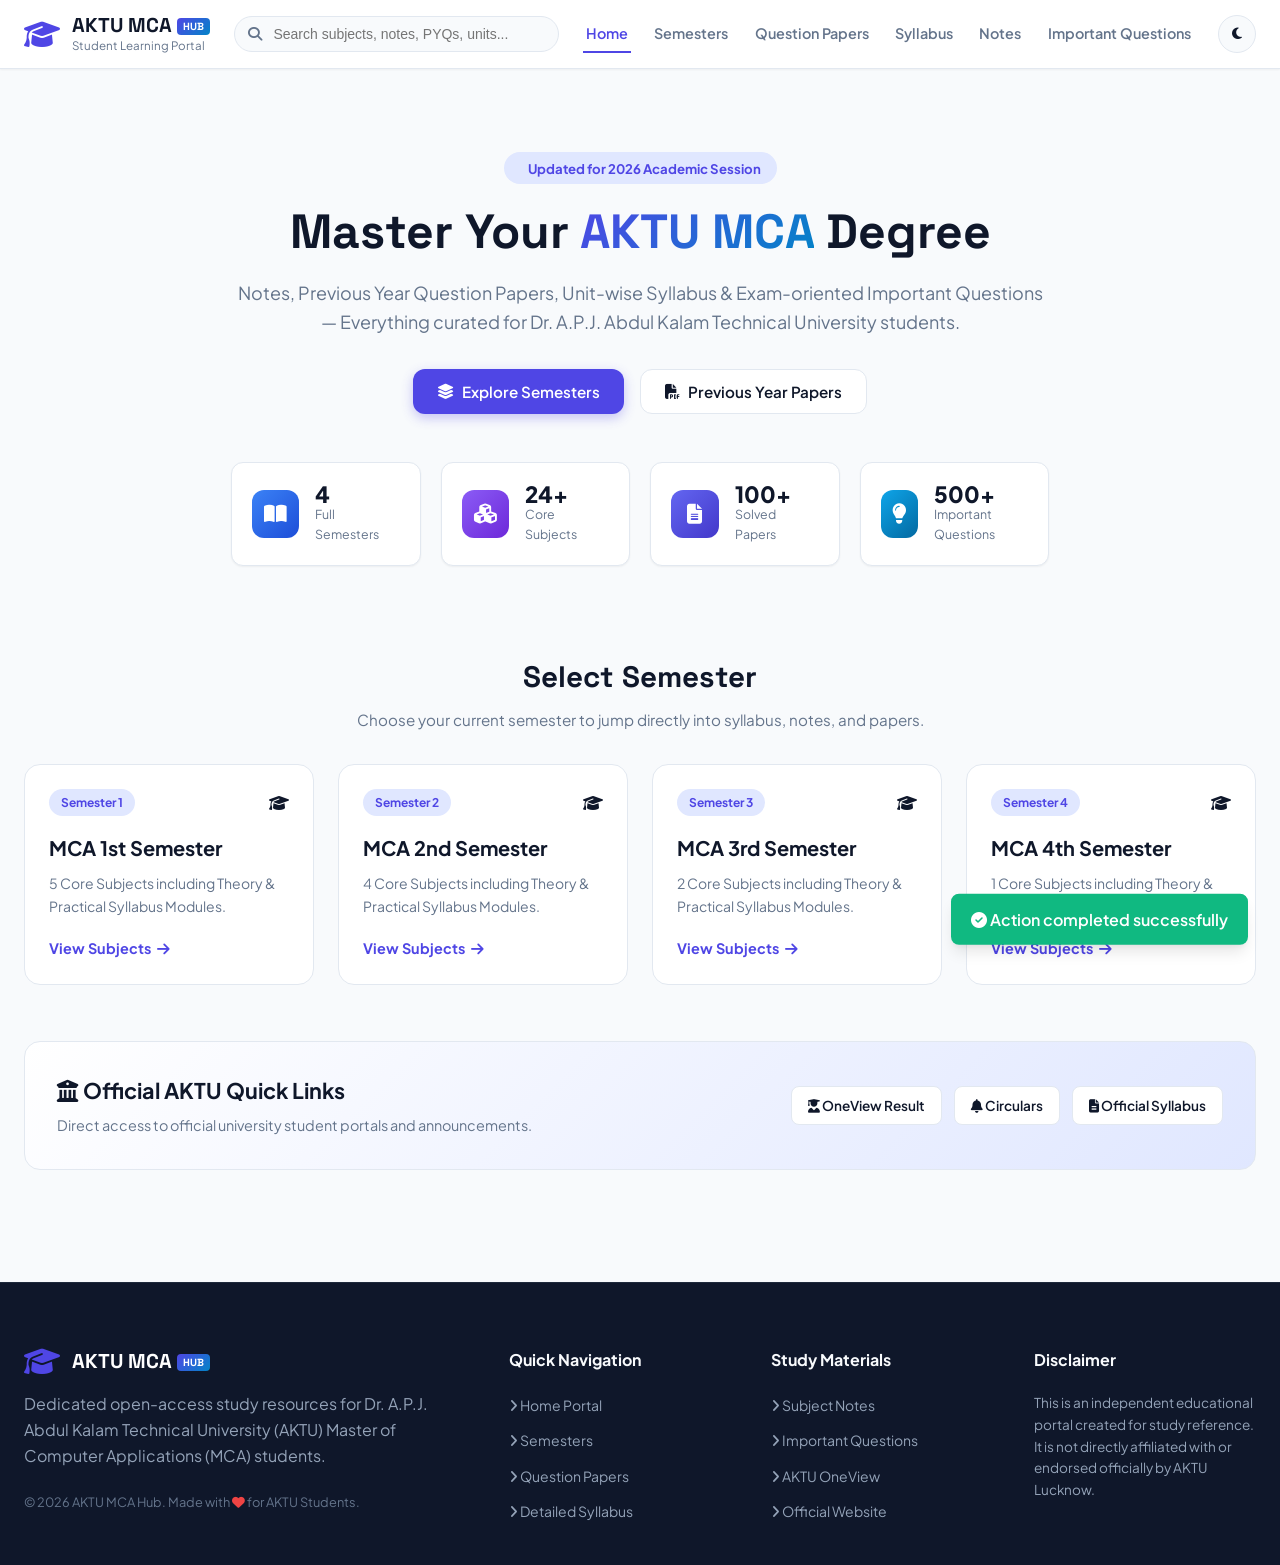
<file: index.html>
<!DOCTYPE html>
<html lang="en">
<head>
    <meta charset="UTF-8">
    <meta name="google-site-verification" content="Li4722QIAtyXwgl3oSzcyCF-zjgNYUG3w9aTmEnImBg" />
    <meta name="viewport" content="width=device-width, initial-scale=1.0">
    <title>AKTU MCA Hub | Notes, Syllabus, PYQs & Important Questions</title>
    <meta name="description" content="Ultimate educational portal for AKTU MCA students. Get semester syllabus, notes, previous year question papers, and important questions.">
    <!-- Google Fonts -->
    <link href="https://fonts.googleapis.com/css2?family=Plus+Jakarta+Sans:wght@400;500;600;700;800&family=Space+Grotesk:wght@600;700&display=swap" rel="stylesheet">
    <!-- FontAwesome Icons -->
    <link rel="stylesheet" href="https://cdnjs.cloudflare.com/ajax/libs/font-awesome/6.4.0/css/all.min.css">
    <!-- Custom Stylesheet -->
    <link rel="stylesheet" href="style.css">
</head>
<body>

    <!-- Header Navigation -->
    <header class="header">
        <div class="nav-container">
            <a href="#home" class="logo" onclick="switchTab('home')">
                <i class="fa-solid fa-graduation-cap logo-icon"></i>
                <div class="logo-text">
                    <span class="logo-title">AKTU MCA <span class="badge-tag">HUB</span></span>
                    <span class="logo-sub">Student Learning Portal</span>
                </div>
            </a>

            <!-- Search Bar in Header -->
            <div class="header-search">
                <i class="fa-solid fa-magnifying-glass search-icon"></i>
                <input type="text" id="globalSearchInput" placeholder="Search subjects, notes, PYQs, units..." onkeyup="handleGlobalSearch(event)">
                <div id="searchResults" class="search-dropdown"></div>
            </div>

            <nav class="nav-links" id="navLinks">
                <a href="#home" class="nav-link active" onclick="switchTab('home')">Home</a>
                <a href="#semesters" class="nav-link" onclick="switchTab('semesters')">Semesters</a>
                <a href="#papers" class="nav-link" onclick="switchTab('papers')">Question Papers</a>
                <a href="#syllabus" class="nav-link" onclick="switchTab('syllabus')">Syllabus</a>
                <a href="#notes" class="nav-link" onclick="switchTab('notes')">Notes</a>
                <a href="#important" class="nav-link" onclick="switchTab('important')">Important Questions</a>
            </nav>

            <div class="nav-actions">
                <button class="icon-btn" id="themeToggle" onclick="toggleTheme()" title="Toggle Dark/Light Mode">
                    <i class="fa-solid fa-moon"></i>
                </button>
                <button class="mobile-toggle" onclick="toggleMobileMenu()" aria-label="Toggle Navigation">
                    <i class="fa-solid fa-bars"></i>
                </button>
            </div>
        </div>
    </header>

    <!-- Main Content Container -->
    <main class="main-content">

        <!-- ================= HOME TAB ================= -->
        <section id="homeTab" class="tab-content active">
            <!-- Hero Section -->
            <div class="hero">
                <div class="hero-badge">
                    <i class="fa-solid fa-sparkles"></i> Updated for 2026 Academic Session
                </div>
                <h1 class="hero-title">
                    Master Your <span class="text-gradient">AKTU MCA</span> Degree
                </h1>
                <p class="hero-subtitle">
                    Notes, Previous Year Question Papers, Unit-wise Syllabus & Exam-oriented Important Questions — Everything curated for Dr. A.P.J. Abdul Kalam Technical University students.
                </p>
                <div class="hero-cta">
                    <button class="btn btn-primary" onclick="switchTab('semesters')">
                        <i class="fa-solid fa-layer-group"></i> Explore Semesters
                    </button>
                    <button class="btn btn-secondary" onclick="switchTab('papers')">
                        <i class="fa-solid fa-file-pdf"></i> Previous Year Papers
                    </button>
                </div>

                <!-- Stats Grid -->
                <div class="stats-grid">
                    <div class="stat-card">
                        <div class="stat-icon bg-blue"><i class="fa-solid fa-book-open"></i></div>
                        <div class="stat-info">
                            <span class="stat-num">4</span>
                            <span class="stat-label">Full Semesters</span>
                        </div>
                    </div>
                    <div class="stat-card">
                        <div class="stat-icon bg-purple"><i class="fa-solid fa-cubes"></i></div>
                        <div class="stat-info">
                            <span class="stat-num">24+</span>
                            <span class="stat-label">Core Subjects</span>
                        </div>
                    </div>
                    <div class="stat-card">
                        <div class="stat-icon bg-indigo"><i class="fa-solid fa-file-lines"></i></div>
                        <div class="stat-info">
                            <span class="stat-num">100+</span>
                            <span class="stat-label">Solved Papers</span>
                        </div>
                    </div>
                    <div class="stat-card">
                        <div class="stat-icon bg-sky"><i class="fa-solid fa-lightbulb"></i></div>
                        <div class="stat-info">
                            <span class="stat-num">500+</span>
                            <span class="stat-label">Important Questions</span>
                        </div>
                    </div>
                </div>
            </div>

            <!-- Quick Access Semesters -->
            <div class="section-container">
                <div class="section-header">
                    <h2>Select Semester</h2>
                    <p>Choose your current semester to jump directly into syllabus, notes, and papers.</p>
                </div>
                <div class="grid-4" id="homeSemesterCards"></div>
            </div>

            <!-- AKTU Quick Links Bar -->
            <div class="section-container">
                <div class="aktu-banner">
                    <div class="aktu-banner-content">
                        <h3><i class="fa-solid fa-building-columns"></i> Official AKTU Quick Links</h3>
                        <p>Direct access to official university student portals and announcements.</p>
                    </div>
                    <div class="aktu-links">
                        <a href="https://oneview.aktu.ac.in/" target="_blank" rel="noopener" class="aktu-link-btn"><i class="fa-solid fa-user-graduate"></i> OneView Result</a>
                        <a href="https://aktu.ac.in/circulars.html" target="_blank" rel="noopener" class="aktu-link-btn"><i class="fa-solid fa-bell"></i> Circulars</a>
                        <a href="https://aktu.ac.in/syllabus.html" target="_blank" rel="noopener" class="aktu-link-btn"><i class="fa-solid fa-file-lines"></i> Official Syllabus</a>
                    </div>
                </div>
            </div>
        </section>

        <!-- ================= SEMESTERS TAB ================= -->
        <section id="semestersTab" class="tab-content">
            <div class="page-header">
                <h1>AKTU MCA Semesters</h1>
                <p>Browse syllabus, notes, question papers, and important topics sorted by semester.</p>
            </div>

            <!-- Semester Tabs Navigation -->
            <div class="sem-pills-nav" id="semPillsNav">
                <button class="sem-pill active" onclick="filterSemesterTab(1)">MCA 1st Semester</button>
                <button class="sem-pill" onclick="filterSemesterTab(2)">MCA 2nd Semester</button>
                <button class="sem-pill" onclick="filterSemesterTab(3)">MCA 3rd Semester</button>
                <button class="sem-pill" onclick="filterSemesterTab(4)">MCA 4th Semester</button>
            </div>

            <div id="semesterSubjectsDisplay" class="grid-3 mt-8"></div>
        </section>

        <!-- ================= QUESTION PAPERS TAB ================= -->
        <section id="papersTab" class="tab-content">
            <div class="page-header">
                <h1>Previous Year Question Papers</h1>
                <p>Filter, view, and download AKTU MCA end-semester exam papers.</p>
            </div>

            <!-- Filters Bar -->
            <div class="filter-card">
                <div class="filter-grid">
                    <div class="filter-group">
                        <label for="paperSemFilter"><i class="fa-solid fa-filter"></i> Semester</label>
                        <select id="paperSemFilter" onchange="applyPaperFilters()">
                            <option value="all">All Semesters</option>
                            <option value="1">1st Semester</option>
                            <option value="2">2nd Semester</option>
                            <option value="3">3rd Semester</option>
                            <option value="4">4th Semester</option>
                        </select>
                    </div>
                    <div class="filter-group">
                        <label for="paperSubjectFilter"><i class="fa-solid fa-book"></i> Subject</label>
                        <select id="paperSubjectFilter" onchange="applyPaperFilters()">
                            <option value="all">All Subjects</option>
                        </select>
                    </div>
                    <div class="filter-group">
                        <label for="paperYearFilter"><i class="fa-solid fa-calendar"></i> Year</label>
                        <select id="paperYearFilter" onchange="applyPaperFilters()">
                            <option value="all">All Years</option>
                            <option value="2025-26">2025-26</option>
                            <option value="2024-25">2024-25</option>
                            <option value="2023-24">2023-24</option>
                            <option value="2022-23">2022-23</option>
                            <option value="2021-22">2021-22</option>
                        </select>
                    </div>
                    <div class="filter-group search-filter">
                        <label for="paperSearchInput"><i class="fa-solid fa-search"></i> Search Title</label>
                        <input type="text" id="paperSearchInput" placeholder="e.g. Data Structures..." oninput="applyPaperFilters()">
                    </div>
                </div>
            </div>

            <!-- Papers Table -->
            <div class="table-responsive mt-6">
                <table class="data-table">
                    <thead>
                        <tr>
                            <th>Academic Year</th>
                            <th>Subject Name</th>
                            <th>Semester</th>
                            <th>Subject Code</th>
                            <th>Actions</th>
                        </tr>
                    </thead>
                    <tbody id="papersTableBody">
                        <!-- Populated by JavaScript -->
                    </tbody>
                </table>
            </div>
        </section>

        <!-- ================= SYLLABUS TAB ================= -->
        <section id="syllabusTab" class="tab-content">
            <div class="page-header">
                <h1>Semester-Wise Detailed Syllabus</h1>
                <p>Complete 5-Unit breakdown of official AKTU MCA subjects.</p>
            </div>

            <div class="filter-card">
                <div class="filter-grid-2">
                    <div class="filter-group">
                        <label for="sylSemSelect"><i class="fa-solid fa-graduation-cap"></i> Choose Semester</label>
                        <select id="sylSemSelect" onchange="populateSyllabusSubjects()">
                            <option value="1">MCA 1st Semester</option>
                            <option value="2">MCA 2nd Semester</option>
                            <option value="3">MCA 3rd Semester</option>
                            <option value="4">MCA 4th Semester</option>
                        </select>
                    </div>
                    <div class="filter-group">
                        <label for="sylSubSelect"><i class="fa-solid fa-book-open"></i> Choose Subject</label>
                        <select id="sylSubSelect" onchange="renderSyllabusDetail()"></select>
                    </div>
                </div>
            </div>

            <div id="syllabusDetailContainer" class="mt-6"></div>
        </section>

        <!-- ================= NOTES TAB ================= -->
        <section id="notesTab" class="tab-content">
            <div class="page-header">
                <h1>Subject-Wise Study Notes</h1>
                <p>Comprehensive unit notes, key formulas, and topic-wise revision modules.</p>
            </div>

            <div class="notes-wrapper">
                <!-- Sidebar Subject List -->
                <div class="notes-sidebar">
                    <h3 class="sidebar-title"><i class="fa-solid fa-list"></i> Select Subject</h3>
                    <div id="notesSubjectList" class="notes-sub-list"></div>
                </div>

                <!-- Main Content Area -->
                <div class="notes-main" id="notesMainContent">
                    <!-- Populated dynamically -->
                </div>
            </div>
        </section>

        <!-- ================= IMPORTANT QUESTIONS TAB ================= -->
        <section id="importantTab" class="tab-content">
            <div class="page-header">
                <h1>Most Important Exam Questions</h1>
                <p>High-frequency questions asked in AKTU MCA semester examinations with unit tags and difficulty scores.</p>
            </div>

            <div class="filter-card">
                <div class="filter-grid">
                    <div class="filter-group">
                        <label for="impSemFilter"><i class="fa-solid fa-filter"></i> Semester</label>
                        <select id="impSemFilter" onchange="applyImportantFilters()">
                            <option value="all">All Semesters</option>
                            <option value="1">1st Semester</option>
                            <option value="2">2nd Semester</option>
                            <option value="3">3rd Semester</option>
                            <option value="4">4th Semester</option>
                        </select>
                    </div>
                    <div class="filter-group">
                        <label for="impSubjectFilter"><i class="fa-solid fa-book"></i> Subject</label>
                        <select id="impSubjectFilter" onchange="applyImportantFilters()">
                            <option value="all">All Subjects</option>
                        </select>
                    </div>
                    <div class="filter-group">
                        <label for="impDiffFilter"><i class="fa-solid fa-gauge-high"></i> Difficulty</label>
                        <select id="impDiffFilter" onchange="applyImportantFilters()">
                            <option value="all">All Levels</option>
                            <option value="Easy">Easy</option>
                            <option value="Medium">Medium</option>
                            <option value="Hard">Hard</option>
                        </select>
                    </div>
                    <div class="filter-group">
                        <label for="impSearchInput"><i class="fa-solid fa-magnifying-glass"></i> Search</label>
                        <input type="text" id="impSearchInput" placeholder="Search keywords..." oninput="applyImportantFilters()">
                    </div>
                </div>
            </div>

            <div id="importantQuestionsList" class="grid-1 mt-6"></div>
        </section>

    </main>

    <!-- PDF Preview Modal -->
    <div id="pdfModal" class="modal">
        <div class="modal-content">
            <div class="modal-header">
                <div>
                    <h3 id="pdfModalTitle">Document Preview</h3>
                    <p id="pdfModalSubtitle" class="text-sm text-gray">AKTU MCA Document View</p>
                </div>
                <button class="modal-close" onclick="closePdfModal()">&times;</button>
            </div>
            <div class="modal-body">
                <div class="pdf-placeholder-box">
                    <i class="fa-solid fa-file-pdf pdf-big-icon"></i>
                    <h4 id="pdfSimTitle">Simulated PDF Viewer</h4>
                    <p>In a production deployment, this iframe displays the actual PDF file hosted on your server or cloud storage.</p>
                    <div class="pdf-sim-meta" id="pdfSimMeta">
                        <span><i class="fa-solid fa-shield-halved"></i> Verified AKTU Document</span>
                        <span><i class="fa-solid fa-download"></i> Fast Download Speed</span>
                    </div>
                </div>
            </div>
            <div class="modal-footer">
                <button class="btn btn-secondary" onclick="closePdfModal()">Close</button>
                <a id="pdfDownloadBtn" href="#" class="btn btn-primary" download><i class="fa-solid fa-download"></i> Download PDF File</a>
            </div>
        </div>
    </div>

    <!-- Quick Toast Notification -->
    <div id="toast" class="toast"><i class="fa-solid fa-circle-check"></i> <span id="toastMsg">Action completed successfully</span></div>

    <!-- Footer -->
    <footer class="footer">
        <div class="footer-container">
            <div class="footer-about">
                <div class="logo">
                    <i class="fa-solid fa-graduation-cap logo-icon"></i>
                    <span class="logo-title" style="color: white;">AKTU MCA <span class="badge-tag">HUB</span></span>
                </div>
                <p class="mt-4">Dedicated open-access study resources for Dr. A.P.J. Abdul Kalam Technical University (AKTU) Master of Computer Applications (MCA) students.</p>
                <p class="copyright">&copy; 2026 AKTU MCA Hub. Made with <i class="fa-solid fa-heart text-red"></i> for AKTU Students.</p>
            </div>

            <div class="footer-links-col">
                <h4>Quick Navigation</h4>
                <ul>
                    <li><a href="#home" onclick="switchTab('home')"><i class="fa-solid fa-angle-right"></i> Home Portal</a></li>
                    <li><a href="#semesters" onclick="switchTab('semesters')"><i class="fa-solid fa-angle-right"></i> Semesters</a></li>
                    <li><a href="#papers" onclick="switchTab('papers')"><i class="fa-solid fa-angle-right"></i> Question Papers</a></li>
                    <li><a href="#syllabus" onclick="switchTab('syllabus')"><i class="fa-solid fa-angle-right"></i> Detailed Syllabus</a></li>
                </ul>
            </div>

            <div class="footer-links-col">
                <h4>Study Materials</h4>
                <ul>
                    <li><a href="#notes" onclick="switchTab('notes')"><i class="fa-solid fa-angle-right"></i> Subject Notes</a></li>
                    <li><a href="#important" onclick="switchTab('important')"><i class="fa-solid fa-angle-right"></i> Important Questions</a></li>
                    <li><a href="https://oneview.aktu.ac.in/" target="_blank" rel="noopener"><i class="fa-solid fa-angle-right"></i> AKTU OneView</a></li>
                    <li><a href="https://aktu.ac.in/" target="_blank" rel="noopener"><i class="fa-solid fa-angle-right"></i> Official Website</a></li>
                </ul>
            </div>

            <div class="footer-links-col">
                <h4>Disclaimer</h4>
                <p class="text-sm">This is an independent educational portal created for study reference. It is not directly affiliated with or endorsed officially by AKTU Lucknow.</p>
            </div>
        </div>
    </footer>

    <!-- Custom Script -->
    <script src="script.js"></script>
</body>
</html>
</file>
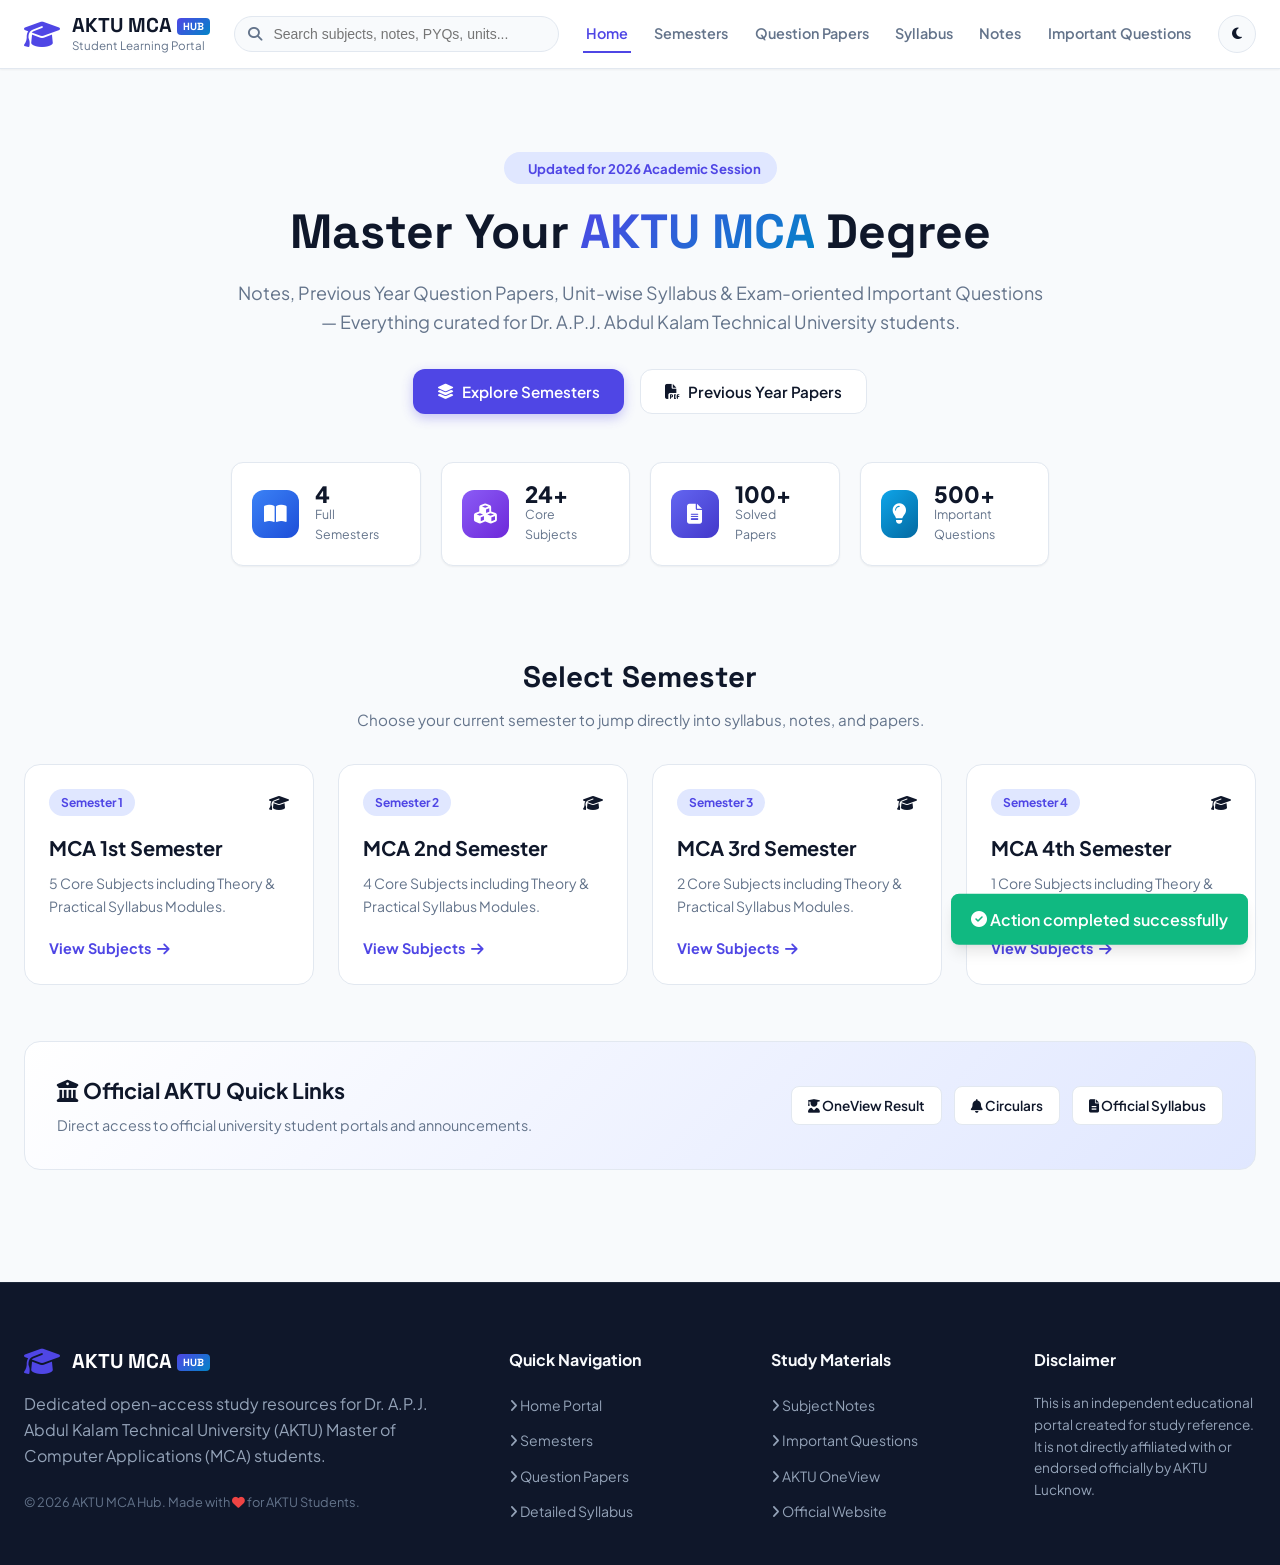
<file: gemini-code-1790350436405.html>
<!DOCTYPE html>
<html lang="en">
<head>
    <meta charset="UTF-8">
    <meta name="viewport" content="width=device-width, initial-scale=1.0">
    <title>AKTU MCA Hub | Notes, Syllabus, PYQs & Important Questions</title>
    <meta name="description" content="Ultimate educational portal for AKTU MCA students. Get semester syllabus, notes, previous year question papers, and important questions.">
    <!-- Google Fonts -->
    <link href="https://fonts.googleapis.com/css2?family=Plus+Jakarta+Sans:wght@400;500;600;700;800&family=Space+Grotesk:wght@600;700&display=swap" rel="stylesheet">
    <!-- FontAwesome Icons -->
    <link rel="stylesheet" href="https://cdnjs.cloudflare.com/ajax/libs/font-awesome/6.4.0/css/all.min.css">
    <!-- Custom Stylesheet -->
    <link rel="stylesheet" href="style.css">
</head>
<body>

    <!-- Header Navigation -->
    <header class="header">
        <div class="nav-container">
            <a href="#home" class="logo" onclick="switchTab('home')">
                <i class="fa-solid fa-graduation-cap logo-icon"></i>
                <div class="logo-text">
                    <span class="logo-title">AKTU MCA <span class="badge-tag">HUB</span></span>
                    <span class="logo-sub">Student Learning Portal</span>
                </div>
            </a>

            <!-- Search Bar in Header -->
            <div class="header-search">
                <i class="fa-solid fa-magnifying-glass search-icon"></i>
                <input type="text" id="globalSearchInput" placeholder="Search subjects, notes, PYQs, units..." onkeyup="handleGlobalSearch(event)">
                <div id="searchResults" class="search-dropdown"></div>
            </div>

            <nav class="nav-links" id="navLinks">
                <a href="#home" class="nav-link active" onclick="switchTab('home')">Home</a>
                <a href="#semesters" class="nav-link" onclick="switchTab('semesters')">Semesters</a>
                <a href="#papers" class="nav-link" onclick="switchTab('papers')">Question Papers</a>
                <a href="#syllabus" class="nav-link" onclick="switchTab('syllabus')">Syllabus</a>
                <a href="#notes" class="nav-link" onclick="switchTab('notes')">Notes</a>
                <a href="#important" class="nav-link" onclick="switchTab('important')">Important Questions</a>
            </nav>

            <div class="nav-actions">
                <button class="icon-btn" id="themeToggle" onclick="toggleTheme()" title="Toggle Dark/Light Mode">
                    <i class="fa-solid fa-moon"></i>
                </button>
                <button class="mobile-toggle" onclick="toggleMobileMenu()" aria-label="Toggle Navigation">
                    <i class="fa-solid fa-bars"></i>
                </button>
            </div>
        </div>
    </header>

    <!-- Main Content Container -->
    <main class="main-content">

        <!-- ================= HOME TAB ================= -->
        <section id="homeTab" class="tab-content active">
            <!-- Hero Section -->
            <div class="hero">
                <div class="hero-badge">
                    <i class="fa-solid fa-sparkles"></i> Updated for 2026 Academic Session
                </div>
                <h1 class="hero-title">
                    Master Your <span class="text-gradient">AKTU MCA</span> Degree
                </h1>
                <p class="hero-subtitle">
                    Notes, Previous Year Question Papers, Unit-wise Syllabus & Exam-oriented Important Questions — Everything curated for Dr. A.P.J. Abdul Kalam Technical University students.
                </p>
                <div class="hero-cta">
                    <button class="btn btn-primary" onclick="switchTab('semesters')">
                        <i class="fa-solid fa-layer-group"></i> Explore Semesters
                    </button>
                    <button class="btn btn-secondary" onclick="switchTab('papers')">
                        <i class="fa-solid fa-file-pdf"></i> Previous Year Papers
                    </button>
                </div>

                <!-- Stats Grid -->
                <div class="stats-grid">
                    <div class="stat-card">
                        <div class="stat-icon bg-blue"><i class="fa-solid fa-book-open"></i></div>
                        <div class="stat-info">
                            <span class="stat-num">4</span>
                            <span class="stat-label">Full Semesters</span>
                        </div>
                    </div>
                    <div class="stat-card">
                        <div class="stat-icon bg-purple"><i class="fa-solid fa-cubes"></i></div>
                        <div class="stat-info">
                            <span class="stat-num">24+</span>
                            <span class="stat-label">Core Subjects</span>
                        </div>
                    </div>
                    <div class="stat-card">
                        <div class="stat-icon bg-indigo"><i class="fa-solid fa-file-lines"></i></div>
                        <div class="stat-info">
                            <span class="stat-num">100+</span>
                            <span class="stat-label">Solved Papers</span>
                        </div>
                    </div>
                    <div class="stat-card">
                        <div class="stat-icon bg-sky"><i class="fa-solid fa-lightbulb"></i></div>
                        <div class="stat-info">
                            <span class="stat-num">500+</span>
                            <span class="stat-label">Important Questions</span>
                        </div>
                    </div>
                </div>
            </div>

            <!-- Quick Access Semesters -->
            <div class="section-container">
                <div class="section-header">
                    <h2>Select Semester</h2>
                    <p>Choose your current semester to jump directly into syllabus, notes, and papers.</p>
                </div>
                <div class="grid-4" id="homeSemesterCards"></div>
            </div>

            <!-- AKTU Quick Links Bar -->
            <div class="section-container">
                <div class="aktu-banner">
                    <div class="aktu-banner-content">
                        <h3><i class="fa-solid fa-building-columns"></i> Official AKTU Quick Links</h3>
                        <p>Direct access to official university student portals and announcements.</p>
                    </div>
                    <div class="aktu-links">
                        <a href="https://oneview.aktu.ac.in/" target="_blank" rel="noopener" class="aktu-link-btn"><i class="fa-solid fa-user-graduate"></i> OneView Result</a>
                        <a href="https://aktu.ac.in/circulars.html" target="_blank" rel="noopener" class="aktu-link-btn"><i class="fa-solid fa-bell"></i> Circulars</a>
                        <a href="https://aktu.ac.in/syllabus.html" target="_blank" rel="noopener" class="aktu-link-btn"><i class="fa-solid fa-file-lines"></i> Official Syllabus</a>
                    </div>
                </div>
            </div>
        </section>

        <!-- ================= SEMESTERS TAB ================= -->
        <section id="semestersTab" class="tab-content">
            <div class="page-header">
                <h1>AKTU MCA Semesters</h1>
                <p>Browse syllabus, notes, question papers, and important topics sorted by semester.</p>
            </div>

            <!-- Semester Tabs Navigation -->
            <div class="sem-pills-nav" id="semPillsNav">
                <button class="sem-pill active" onclick="filterSemesterTab(1)">MCA 1st Semester</button>
                <button class="sem-pill" onclick="filterSemesterTab(2)">MCA 2nd Semester</button>
                <button class="sem-pill" onclick="filterSemesterTab(3)">MCA 3rd Semester</button>
                <button class="sem-pill" onclick="filterSemesterTab(4)">MCA 4th Semester</button>
            </div>

            <div id="semesterSubjectsDisplay" class="grid-3 mt-8"></div>
        </section>

        <!-- ================= QUESTION PAPERS TAB ================= -->
        <section id="papersTab" class="tab-content">
            <div class="page-header">
                <h1>Previous Year Question Papers</h1>
                <p>Filter, view, and download AKTU MCA end-semester exam papers.</p>
            </div>

            <!-- Filters Bar -->
            <div class="filter-card">
                <div class="filter-grid">
                    <div class="filter-group">
                        <label for="paperSemFilter"><i class="fa-solid fa-filter"></i> Semester</label>
                        <select id="paperSemFilter" onchange="applyPaperFilters()">
                            <option value="all">All Semesters</option>
                            <option value="1">1st Semester</option>
                            <option value="2">2nd Semester</option>
                            <option value="3">3rd Semester</option>
                            <option value="4">4th Semester</option>
                        </select>
                    </div>
                    <div class="filter-group">
                        <label for="paperSubjectFilter"><i class="fa-solid fa-book"></i> Subject</label>
                        <select id="paperSubjectFilter" onchange="applyPaperFilters()">
                            <option value="all">All Subjects</option>
                        </select>
                    </div>
                    <div class="filter-group">
                        <label for="paperYearFilter"><i class="fa-solid fa-calendar"></i> Year</label>
                        <select id="paperYearFilter" onchange="applyPaperFilters()">
                            <option value="all">All Years</option>
                            <option value="2025-26">2025-26</option>
                            <option value="2024-25">2024-25</option>
                            <option value="2023-24">2023-24</option>
                            <option value="2022-23">2022-23</option>
                            <option value="2021-22">2021-22</option>
                        </select>
                    </div>
                    <div class="filter-group search-filter">
                        <label for="paperSearchInput"><i class="fa-solid fa-search"></i> Search Title</label>
                        <input type="text" id="paperSearchInput" placeholder="e.g. Data Structures..." oninput="applyPaperFilters()">
                    </div>
                </div>
            </div>

            <!-- Papers Table -->
            <div class="table-responsive mt-6">
                <table class="data-table">
                    <thead>
                        <tr>
                            <th>Academic Year</th>
                            <th>Subject Name</th>
                            <th>Semester</th>
                            <th>Subject Code</th>
                            <th>Actions</th>
                        </tr>
                    </thead>
                    <tbody id="papersTableBody">
                        <!-- Populated by JavaScript -->
                    </tbody>
                </table>
            </div>
        </section>

        <!-- ================= SYLLABUS TAB ================= -->
        <section id="syllabusTab" class="tab-content">
            <div class="page-header">
                <h1>Semester-Wise Detailed Syllabus</h1>
                <p>Complete 5-Unit breakdown of official AKTU MCA subjects.</p>
            </div>

            <div class="filter-card">
                <div class="filter-grid-2">
                    <div class="filter-group">
                        <label for="sylSemSelect"><i class="fa-solid fa-graduation-cap"></i> Choose Semester</label>
                        <select id="sylSemSelect" onchange="populateSyllabusSubjects()">
                            <option value="1">MCA 1st Semester</option>
                            <option value="2">MCA 2nd Semester</option>
                            <option value="3">MCA 3rd Semester</option>
                            <option value="4">MCA 4th Semester</option>
                        </select>
                    </div>
                    <div class="filter-group">
                        <label for="sylSubSelect"><i class="fa-solid fa-book-open"></i> Choose Subject</label>
                        <select id="sylSubSelect" onchange="renderSyllabusDetail()"></select>
                    </div>
                </div>
            </div>

            <div id="syllabusDetailContainer" class="mt-6"></div>
        </section>

        <!-- ================= NOTES TAB ================= -->
        <section id="notesTab" class="tab-content">
            <div class="page-header">
                <h1>Subject-Wise Study Notes</h1>
                <p>Comprehensive unit notes, key formulas, and topic-wise revision modules.</p>
            </div>

            <div class="notes-wrapper">
                <!-- Sidebar Subject List -->
                <div class="notes-sidebar">
                    <h3 class="sidebar-title"><i class="fa-solid fa-list"></i> Select Subject</h3>
                    <div id="notesSubjectList" class="notes-sub-list"></div>
                </div>

                <!-- Main Content Area -->
                <div class="notes-main" id="notesMainContent">
                    <!-- Populated dynamically -->
                </div>
            </div>
        </section>

        <!-- ================= IMPORTANT QUESTIONS TAB ================= -->
        <section id="importantTab" class="tab-content">
            <div class="page-header">
                <h1>Most Important Exam Questions</h1>
                <p>High-frequency questions asked in AKTU MCA semester examinations with unit tags and difficulty scores.</p>
            </div>

            <div class="filter-card">
                <div class="filter-grid">
                    <div class="filter-group">
                        <label for="impSemFilter"><i class="fa-solid fa-filter"></i> Semester</label>
                        <select id="impSemFilter" onchange="applyImportantFilters()">
                            <option value="all">All Semesters</option>
                            <option value="1">1st Semester</option>
                            <option value="2">2nd Semester</option>
                            <option value="3">3rd Semester</option>
                            <option value="4">4th Semester</option>
                        </select>
                    </div>
                    <div class="filter-group">
                        <label for="impSubjectFilter"><i class="fa-solid fa-book"></i> Subject</label>
                        <select id="impSubjectFilter" onchange="applyImportantFilters()">
                            <option value="all">All Subjects</option>
                        </select>
                    </div>
                    <div class="filter-group">
                        <label for="impDiffFilter"><i class="fa-solid fa-gauge-high"></i> Difficulty</label>
                        <select id="impDiffFilter" onchange="applyImportantFilters()">
                            <option value="all">All Levels</option>
                            <option value="Easy">Easy</option>
                            <option value="Medium">Medium</option>
                            <option value="Hard">Hard</option>
                        </select>
                    </div>
                    <div class="filter-group">
                        <label for="impSearchInput"><i class="fa-solid fa-magnifying-glass"></i> Search</label>
                        <input type="text" id="impSearchInput" placeholder="Search keywords..." oninput="applyImportantFilters()">
                    </div>
                </div>
            </div>

            <div id="importantQuestionsList" class="grid-1 mt-6"></div>
        </section>

    </main>

    <!-- PDF Preview Modal -->
    <div id="pdfModal" class="modal">
        <div class="modal-content">
            <div class="modal-header">
                <div>
                    <h3 id="pdfModalTitle">Document Preview</h3>
                    <p id="pdfModalSubtitle" class="text-sm text-gray">AKTU MCA Document View</p>
                </div>
                <button class="modal-close" onclick="closePdfModal()">&times;</button>
            </div>
            <div class="modal-body">
                <div class="pdf-placeholder-box">
                    <i class="fa-solid fa-file-pdf pdf-big-icon"></i>
                    <h4 id="pdfSimTitle">Simulated PDF Viewer</h4>
                    <p>In a production deployment, this iframe displays the actual PDF file hosted on your server or cloud storage.</p>
                    <div class="pdf-sim-meta" id="pdfSimMeta">
                        <span><i class="fa-solid fa-shield-halved"></i> Verified AKTU Document</span>
                        <span><i class="fa-solid fa-download"></i> Fast Download Speed</span>
                    </div>
                </div>
            </div>
            <div class="modal-footer">
                <button class="btn btn-secondary" onclick="closePdfModal()">Close</button>
                <a id="pdfDownloadBtn" href="#" class="btn btn-primary" download><i class="fa-solid fa-download"></i> Download PDF File</a>
            </div>
        </div>
    </div>

    <!-- Quick Toast Notification -->
    <div id="toast" class="toast"><i class="fa-solid fa-circle-check"></i> <span id="toastMsg">Action completed successfully</span></div>

    <!-- Footer -->
    <footer class="footer">
        <div class="footer-container">
            <div class="footer-about">
                <div class="logo">
                    <i class="fa-solid fa-graduation-cap logo-icon"></i>
                    <span class="logo-title" style="color: white;">AKTU MCA <span class="badge-tag">HUB</span></span>
                </div>
                <p class="mt-4">Dedicated open-access study resources for Dr. A.P.J. Abdul Kalam Technical University (AKTU) Master of Computer Applications (MCA) students.</p>
                <p class="copyright">&copy; 2026 AKTU MCA Hub. Made with <i class="fa-solid fa-heart text-red"></i> for AKTU Students.</p>
            </div>

            <div class="footer-links-col">
                <h4>Quick Navigation</h4>
                <ul>
                    <li><a href="#home" onclick="switchTab('home')"><i class="fa-solid fa-angle-right"></i> Home Portal</a></li>
                    <li><a href="#semesters" onclick="switchTab('semesters')"><i class="fa-solid fa-angle-right"></i> Semesters</a></li>
                    <li><a href="#papers" onclick="switchTab('papers')"><i class="fa-solid fa-angle-right"></i> Question Papers</a></li>
                    <li><a href="#syllabus" onclick="switchTab('syllabus')"><i class="fa-solid fa-angle-right"></i> Detailed Syllabus</a></li>
                </ul>
            </div>

            <div class="footer-links-col">
                <h4>Study Materials</h4>
                <ul>
                    <li><a href="#notes" onclick="switchTab('notes')"><i class="fa-solid fa-angle-right"></i> Subject Notes</a></li>
                    <li><a href="#important" onclick="switchTab('important')"><i class="fa-solid fa-angle-right"></i> Important Questions</a></li>
                    <li><a href="https://oneview.aktu.ac.in/" target="_blank" rel="noopener"><i class="fa-solid fa-angle-right"></i> AKTU OneView</a></li>
                    <li><a href="https://aktu.ac.in/" target="_blank" rel="noopener"><i class="fa-solid fa-angle-right"></i> Official Website</a></li>
                </ul>
            </div>

            <div class="footer-links-col">
                <h4>Disclaimer</h4>
                <p class="text-sm">This is an independent educational portal created for study reference. It is not directly affiliated with or endorsed officially by AKTU Lucknow.</p>
            </div>
        </div>
    </footer>

    <!-- Custom Script -->
    <script src="script.js"></script>
</body>
</html>
</file>
<file: style.css>
/* ==========================================================================
   AKTU MCA Hub - Complete Stylesheet
   Theme: Light/Dark Modern Academic Portal
   ========================================================================== */

:root {
    --primary: #4f46e5;
    --primary-hover: #4338ca;
    --primary-light: #e0e7ff;
    --secondary: #0284c7;
    --secondary-hover: #0369a1;
    --background: #f8fafc;
    --surface: #ffffff;
    --surface-border: #e2e8f0;
    --text-main: #0f172a;
    --text-muted: #64748b;
    --text-inverse: #ffffff;
    --shadow-sm: 0 1px 2px 0 rgba(0, 0, 0, 0.05);
    --shadow-md: 0 4px 6px -1px rgba(0, 0, 0, 0.1), 0 2px 4px -1px rgba(0, 0, 0, 0.06);
    --shadow-lg: 0 10px 15px -3px rgba(0, 0, 0, 0.1), 0 4px 6px -2px rgba(0, 0, 0, 0.05);
    --radius-sm: 8px;
    --radius-md: 12px;
    --radius-lg: 16px;
    --transition: all 0.25s cubic-bezier(0.4, 0, 0.2, 1);
}

[data-theme="dark"] {
    --primary: #6366f1;
    --primary-hover: #818cf8;
    --primary-light: rgba(99, 102, 241, 0.15);
    --secondary: #38bdf8;
    --secondary-hover: #7dd3fc;
    --background: #0f172a;
    --surface: #1e293b;
    --surface-border: #334155;
    --text-main: #f8fafc;
    --text-muted: #94a3b8;
    --shadow-sm: 0 1px 2px 0 rgba(0, 0, 0, 0.3);
    --shadow-md: 0 4px 6px -1px rgba(0, 0, 0, 0.4);
    --shadow-lg: 0 10px 25px -3px rgba(0, 0, 0, 0.5);
}

* {
    box-sizing: border-box;
    margin: 0;
    padding: 0;
}

body {
    font-family: 'Plus Jakarta Sans', sans-serif;
    background-color: var(--background);
    color: var(--text-main);
    line-height: 1.6;
    transition: background-color 0.3s, color 0.3s;
}

a {
    color: var(--primary);
    text-decoration: none;
    transition: var(--transition);
}

a:hover {
    color: var(--primary-hover);
}

button {
    font-family: inherit;
    cursor: pointer;
    border: none;
    outline: none;
}

/* ================= HEADER & NAV ================= */
.header {
    position: sticky;
    top: 0;
    z-index: 100;
    background-color: var(--surface);
    border-bottom: 1px solid var(--surface-border);
    box-shadow: var(--shadow-sm);
    backdrop-filter: blur(8px);
}

.nav-container {
    max-width: 1280px;
    margin: 0 auto;
    padding: 0.8rem 1.5rem;
    display: flex;
    align-items: center;
    justify-content: space-between;
    gap: 1.5rem;
}

.logo {
    display: flex;
    align-items: center;
    gap: 0.75rem;
    text-decoration: none;
}

.logo-icon {
    font-size: 1.8rem;
    color: var(--primary);
}

.logo-text {
    display: flex;
    flex-direction: column;
}

.logo-title {
    font-family: 'Space Grotesk', sans-serif;
    font-weight: 700;
    font-size: 1.25rem;
    color: var(--text-main);
    line-height: 1.2;
}

.badge-tag {
    background: linear-gradient(135deg, var(--primary), var(--secondary));
    color: white;
    font-size: 0.65rem;
    padding: 2px 6px;
    border-radius: 4px;
    vertical-align: middle;
}

.logo-sub {
    font-size: 0.725rem;
    color: var(--text-muted);
}

.header-search {
    position: relative;
    flex: 1;
    max-width: 380px;
}

.header-search input {
    width: 100%;
    padding: 0.55rem 1rem 0.55rem 2.4rem;
    border-radius: 20px;
    border: 1px solid var(--surface-border);
    background-color: var(--background);
    color: var(--text-main);
    font-size: 0.875rem;
    transition: var(--transition);
}

.header-search input:focus {
    border-color: var(--primary);
    box-shadow: 0 0 0 3px var(--primary-light);
    outline: none;
}

.search-icon {
    position: absolute;
    left: 0.85rem;
    top: 50%;
    transform: translateY(-50%);
    color: var(--text-muted);
    font-size: 0.875rem;
}

.search-dropdown {
    position: absolute;
    top: 110%;
    left: 0;
    right: 0;
    background: var(--surface);
    border: 1px solid var(--surface-border);
    border-radius: var(--radius-md);
    box-shadow: var(--shadow-lg);
    max-height: 350px;
    overflow-y: auto;
    display: none;
    z-index: 1000;
}

.search-dropdown.active {
    display: block;
}

.search-item {
    padding: 0.75rem 1rem;
    border-bottom: 1px solid var(--surface-border);
    cursor: pointer;
    display: flex;
    justify-content: space-between;
    align-items: center;
}

.search-item:hover {
    background-color: var(--primary-light);
}

.nav-links {
    display: flex;
    gap: 1.25rem;
}

.nav-link {
    color: var(--text-muted);
    font-weight: 600;
    font-size: 0.9rem;
    padding: 0.4rem 0.2rem;
    border-bottom: 2px solid transparent;
}

.nav-link:hover, .nav-link.active {
    color: var(--primary);
    border-bottom-color: var(--primary);
}

.nav-actions {
    display: flex;
    align-items: center;
    gap: 0.75rem;
}

.icon-btn {
    background: var(--background);
    border: 1px solid var(--surface-border);
    color: var(--text-main);
    width: 38px;
    height: 38px;
    border-radius: 50%;
    display: flex;
    align-items: center;
    justify-content: center;
    transition: var(--transition);
}

.icon-btn:hover {
    background: var(--primary-light);
    color: var(--primary);
}

.mobile-toggle {
    display: none;
    background: transparent;
    font-size: 1.25rem;
    color: var(--text-main);
}

/* ================= HERO SECTION ================= */
.main-content {
    max-width: 1280px;
    margin: 0 auto;
    padding: 2rem 1.5rem;
    min-height: calc(100vh - 250px);
}

.tab-content {
    display: none;
    animation: fadeIn 0.3s ease-in-out;
}

.tab-content.active {
    display: block;
}

@keyframes fadeIn {
    from { opacity: 0; transform: translateY(6px); }
    to { opacity: 1; transform: translateY(0); }
}

.hero {
    text-align: center;
    padding: 3rem 1rem 2rem;
    max-width: 850px;
    margin: 0 auto;
}

.hero-badge {
    display: inline-flex;
    align-items: center;
    gap: 0.5rem;
    background: var(--primary-light);
    color: var(--primary);
    font-weight: 700;
    font-size: 0.825rem;
    padding: 0.35rem 1rem;
    border-radius: 20px;
    margin-bottom: 1.25rem;
}

.hero-title {
    font-family: 'Space Grotesk', sans-serif;
    font-size: 3rem;
    font-weight: 800;
    line-height: 1.15;
    margin-bottom: 1.25rem;
}

.text-gradient {
    background: linear-gradient(135deg, var(--primary), var(--secondary));
    -webkit-background-clip: text;
    -webkit-text-fill-color: transparent;
}

.hero-subtitle {
    font-size: 1.125rem;
    color: var(--text-muted);
    margin-bottom: 2rem;
}

.hero-cta {
    display: flex;
    justify-content: center;
    gap: 1rem;
    flex-wrap: wrap;
    margin-bottom: 3rem;
}

.btn {
    display: inline-flex;
    align-items: center;
    gap: 0.5rem;
    padding: 0.75rem 1.5rem;
    border-radius: var(--radius-md);
    font-weight: 600;
    font-size: 0.95rem;
    transition: var(--transition);
}

.btn-primary {
    background-color: var(--primary);
    color: white;
    box-shadow: 0 4px 12px rgba(79, 70, 229, 0.3);
}

.btn-primary:hover {
    background-color: var(--primary-hover);
    color: white;
    transform: translateY(-2px);
}

.btn-secondary {
    background-color: var(--surface);
    color: var(--text-main);
    border: 1px solid var(--surface-border);
}

.btn-secondary:hover {
    background-color: var(--primary-light);
    color: var(--primary);
    transform: translateY(-2px);
}

.stats-grid {
    display: grid;
    grid-template-columns: repeat(auto-fit, minmax(180px, 1fr));
    gap: 1.25rem;
    margin-top: 1.5rem;
}

.stat-card {
    background: var(--surface);
    border: 1px solid var(--surface-border);
    border-radius: var(--radius-md);
    padding: 1.25rem;
    display: flex;
    align-items: center;
    gap: 1rem;
    box-shadow: var(--shadow-sm);
}

.stat-icon {
    width: 48px;
    height: 48px;
    border-radius: 12px;
    display: flex;
    align-items: center;
    justify-content: center;
    font-size: 1.25rem;
    color: white;
}

.bg-blue { background: linear-gradient(135deg, #3b82f6, #1d4ed8); }
.bg-purple { background: linear-gradient(135deg, #8b5cf6, #6d28d9); }
.bg-indigo { background: linear-gradient(135deg, #6366f1, #4338ca); }
.bg-sky { background: linear-gradient(135deg, #0ea5e9, #0369a1); }

.stat-info {
    display: flex;
    flex-direction: column;
    text-align: left;
}

.stat-num {
    font-weight: 800;
    font-size: 1.4rem;
    line-height: 1;
}

.stat-label {
    font-size: 0.775rem;
    color: var(--text-muted);
}

/* ================= GRID & CARDS ================= */
.section-container {
    margin-top: 3.5rem;
}

.section-header {
    text-align: center;
    margin-bottom: 2rem;
}

.section-header h2 {
    font-family: 'Space Grotesk', sans-serif;
    font-size: 1.85rem;
    margin-bottom: 0.4rem;
}

.section-header p {
    color: var(--text-muted);
    font-size: 0.95rem;
}

.grid-4 { display: grid; grid-template-columns: repeat(auto-fit, minmax(260px, 1fr)); gap: 1.5rem; }
.grid-3 { display: grid; grid-template-columns: repeat(auto-fit, minmax(310px, 1fr)); gap: 1.5rem; }
.grid-2 { display: grid; grid-template-columns: repeat(auto-fit, minmax(450px, 1fr)); gap: 1.5rem; }
.grid-1 { display: flex; flex-direction: column; gap: 1.25rem; }

.card {
    background: var(--surface);
    border: 1px solid var(--surface-border);
    border-radius: var(--radius-lg);
    padding: 1.5rem;
    transition: var(--transition);
    display: flex;
    flex-direction: column;
    justify-content: space-between;
}

.card:hover {
    transform: translateY(-4px);
    box-shadow: var(--shadow-lg);
    border-color: var(--primary-light);
}

.sem-card-header {
    display: flex;
    justify-content: space-between;
    align-items: center;
    margin-bottom: 1rem;
}

.sem-badge {
    background: var(--primary-light);
    color: var(--primary);
    font-weight: 700;
    font-size: 0.75rem;
    padding: 0.25rem 0.75rem;
    border-radius: 20px;
}

.card-title {
    font-size: 1.25rem;
    font-weight: 700;
    margin-bottom: 0.5rem;
}

.card-desc {
    color: var(--text-muted);
    font-size: 0.875rem;
    margin-bottom: 1.25rem;
}

.card-link {
    font-weight: 700;
    font-size: 0.9rem;
    display: inline-flex;
    align-items: center;
    gap: 0.4rem;
}

/* Official AKTU Banner */
.aktu-banner {
    background: linear-gradient(135deg, var(--surface), var(--primary-light));
    border: 1px solid var(--surface-border);
    border-radius: var(--radius-lg);
    padding: 2rem;
    display: flex;
    justify-content: space-between;
    align-items: center;
    flex-wrap: wrap;
    gap: 1.5rem;
}

.aktu-banner-content h3 {
    font-size: 1.35rem;
    margin-bottom: 0.3rem;
}

.aktu-banner-content p {
    color: var(--text-muted);
    font-size: 0.9rem;
}

.aktu-links {
    display: flex;
    gap: 0.75rem;
    flex-wrap: wrap;
}

.aktu-link-btn {
    background: var(--surface);
    color: var(--text-main);
    border: 1px solid var(--surface-border);
    padding: 0.5rem 1rem;
    border-radius: var(--radius-sm);
    font-size: 0.85rem;
    font-weight: 600;
}

.aktu-link-btn:hover {
    background: var(--primary);
    color: white;
}

/* ================= PAGE HEADERS & FILTERS ================= */
.page-header {
    margin-bottom: 2rem;
}

.page-header h1 {
    font-family: 'Space Grotesk', sans-serif;
    font-size: 2.25rem;
    margin-bottom: 0.3rem;
}

.page-header p {
    color: var(--text-muted);
}

.filter-card {
    background: var(--surface);
    border: 1px solid var(--surface-border);
    border-radius: var(--radius-md);
    padding: 1.25rem;
    box-shadow: var(--shadow-sm);
}

.filter-grid {
    display: grid;
    grid-template-columns: repeat(auto-fit, minmax(200px, 1fr));
    gap: 1rem;
}

.filter-grid-2 {
    display: grid;
    grid-template-columns: repeat(auto-fit, minmax(280px, 1fr));
    gap: 1rem;
}

.filter-group {
    display: flex;
    flex-direction: column;
    gap: 0.4rem;
}

.filter-group label {
    font-size: 0.8rem;
    font-weight: 700;
    color: var(--text-muted);
}

.filter-group select, .filter-group input {
    padding: 0.6rem 0.8rem;
    border-radius: var(--radius-sm);
    border: 1px solid var(--surface-border);
    background: var(--background);
    color: var(--text-main);
    font-size: 0.9rem;
    outline: none;
}

.filter-group select:focus, .filter-group input:focus {
    border-color: var(--primary);
}

/* ================= TABLES ================= */
.table-responsive {
    overflow-x: auto;
    background: var(--surface);
    border: 1px solid var(--surface-border);
    border-radius: var(--radius-md);
}

.data-table {
    width: 100%;
    border-collapse: collapse;
    text-align: left;
}

.data-table th, .data-table td {
    padding: 1rem 1.25rem;
    border-bottom: 1px solid var(--surface-border);
}

.data-table th {
    background-color: var(--background);
    font-weight: 700;
    font-size: 0.85rem;
    color: var(--text-muted);
    text-transform: uppercase;
}

.data-table tbody tr:hover {
    background-color: var(--primary-light);
}

.code-badge {
    font-family: monospace;
    background: var(--background);
    padding: 2px 6px;
    border-radius: 4px;
    border: 1px solid var(--surface-border);
    font-size: 0.85rem;
}

/* ================= SEMESTER PILLS NAV ================= */
.sem-pills-nav {
    display: flex;
    gap: 0.5rem;
    border-bottom: 2px solid var(--surface-border);
    padding-bottom: 0.5rem;
    overflow-x: auto;
}

.sem-pill {
    padding: 0.6rem 1.25rem;
    border-radius: var(--radius-sm);
    background: transparent;
    color: var(--text-muted);
    font-weight: 600;
    white-space: nowrap;
}

.sem-pill.active {
    background: var(--primary);
    color: white;
}

.subject-card-actions {
    display: flex;
    flex-wrap: wrap;
    gap: 0.5rem;
    margin-top: 1rem;
    padding-top: 1rem;
    border-top: 1px solid var(--surface-border);
}

.sub-action-btn {
    font-size: 0.775rem;
    padding: 0.35rem 0.65rem;
    border-radius: 6px;
    background: var(--background);
    border: 1px solid var(--surface-border);
    color: var(--text-main);
    font-weight: 600;
}

.sub-action-btn:hover {
    background: var(--primary-light);
    color: var(--primary);
}

/* ================= NOTES LAYOUT ================= */
.notes-wrapper {
    display: grid;
    grid-template-columns: 280px 1fr;
    gap: 1.5rem;
}

.notes-sidebar {
    background: var(--surface);
    border: 1px solid var(--surface-border);
    border-radius: var(--radius-md);
    padding: 1.25rem;
    height: fit-content;
}

.sidebar-title {
    font-size: 1rem;
    margin-bottom: 1rem;
    padding-bottom: 0.5rem;
    border-bottom: 1px solid var(--surface-border);
}

.notes-sub-list {
    display: flex;
    flex-direction: column;
    gap: 0.4rem;
}

.notes-sub-item {
    padding: 0.6rem 0.8rem;
    border-radius: var(--radius-sm);
    cursor: pointer;
    font-size: 0.875rem;
    font-weight: 600;
    color: var(--text-muted);
    transition: var(--transition);
}

.notes-sub-item:hover, .notes-sub-item.active {
    background: var(--primary-light);
    color: var(--primary);
}

.notes-main {
    background: var(--surface);
    border: 1px solid var(--surface-border);
    border-radius: var(--radius-md);
    padding: 1.75rem;
}

.topic-accordion {
    border: 1px solid var(--surface-border);
    border-radius: var(--radius-md);
    margin-bottom: 1rem;
    overflow: hidden;
}

.topic-header {
    background: var(--background);
    padding: 1rem 1.25rem;
    font-weight: 700;
    cursor: pointer;
    display: flex;
    justify-content: space-between;
    align-items: center;
}

.topic-body {
    padding: 1.25rem;
    border-top: 1px solid var(--surface-border);
    display: none;
    background: var(--surface);
}

.topic-accordion.open .topic-body {
    display: block;
}

/* ================= IMPORTANT QUESTIONS ================= */
.imp-card {
    background: var(--surface);
    border: 1px solid var(--surface-border);
    border-left: 4px solid var(--primary);
    border-radius: var(--radius-md);
    padding: 1.25rem;
}

.imp-header {
    display: flex;
    justify-content: space-between;
    gap: 1rem;
    margin-bottom: 0.75rem;
}

.imp-tags {
    display: flex;
    gap: 0.5rem;
    align-items: center;
}

.tag {
    font-size: 0.7rem;
    font-weight: 700;
    padding: 2px 8px;
    border-radius: 12px;
    text-transform: uppercase;
}

.tag-unit { background: #e0f2fe; color: #0369a1; }
.tag-easy { background: #dcfce7; color: #15803d; }
.tag-med { background: #fef3c7; color: #b45309; }
.tag-hard { background: #ffe4e6; color: #be123c; }

.imp-q-text {
    font-size: 1.05rem;
    font-weight: 700;
    margin-bottom: 0.75rem;
}

.answer-toggle-btn {
    background: transparent;
    color: var(--primary);
    font-weight: 700;
    font-size: 0.85rem;
    padding: 0;
}

.answer-box {
    margin-top: 1rem;
    padding: 1rem;
    background: var(--background);
    border-radius: var(--radius-sm);
    font-size: 0.9rem;
    display: none;
    border-left: 3px solid var(--secondary);
}

/* ================= MODAL & TOAST ================= */
.modal {
    position: fixed;
    top: 0; left: 0; width: 100%; height: 100%;
    background: rgba(0,0,0,0.6);
    display: none;
    align-items: center;
    justify-content: center;
    z-index: 2000;
    padding: 1rem;
}

.modal.active { display: flex; }

.modal-content {
    background: var(--surface);
    border-radius: var(--radius-lg);
    width: 100%;
    max-width: 650px;
    box-shadow: var(--shadow-lg);
    overflow: hidden;
}

.modal-header {
    padding: 1.25rem 1.5rem;
    border-bottom: 1px solid var(--surface-border);
    display: flex;
    justify-content: space-between;
    align-items: center;
}

.modal-close {
    font-size: 1.5rem;
    background: none;
    color: var(--text-muted);
}

.modal-body {
    padding: 2rem 1.5rem;
}

.pdf-placeholder-box {
    text-align: center;
    padding: 2rem;
    background: var(--background);
    border: 2px dashed var(--surface-border);
    border-radius: var(--radius-md);
}

.pdf-big-icon {
    font-size: 3.5rem;
    color: #ef4444;
    margin-bottom: 1rem;
}

.pdf-sim-meta {
    display: flex;
    justify-content: center;
    gap: 1.5rem;
    margin-top: 1rem;
    font-size: 0.8rem;
    color: var(--text-muted);
}

.modal-footer {
    padding: 1rem 1.5rem;
    background: var(--background);
    border-top: 1px solid var(--surface-border);
    display: flex;
    justify-content: flex-end;
    gap: 0.75rem;
}

.toast {
    position: fixed;
    bottom: 2rem;
    right: 2rem;
    background: #10b981;
    color: white;
    padding: 0.8rem 1.25rem;
    border-radius: var(--radius-sm);
    font-weight: 600;
    box-shadow: var(--shadow-lg);
    transform: translateY(150%);
    transition: transform 0.3s ease;
    z-index: 3000;
}

.toast.show {
    transform: translateY(0);
}

/* ================= FOOTER ================= */
.footer {
    background-color: #0f172a;
    color: #94a3b8;
    padding: 4rem 1.5rem 2rem;
    margin-top: 5rem;
    border-top: 1px solid #1e293b;
}

.footer-container {
    max-width: 1280px;
    margin: 0 auto;
    display: grid;
    grid-template-columns: 2fr repeat(3, 1fr);
    gap: 2.5rem;
}

.footer h4 {
    color: #f8fafc;
    font-size: 1rem;
    margin-bottom: 1.25rem;
}

.footer ul {
    list-style: none;
}

.footer ul li {
    margin-bottom: 0.6rem;
}

.footer ul a {
    color: #94a3b8;
    font-size: 0.875rem;
}

.footer ul a:hover {
    color: #38bdf8;
}

.text-red { color: #ef4444; }
.copyright { font-size: 0.8rem; margin-top: 1.5rem; color: #64748b; }
.text-sm { font-size: 0.85rem; }
.mt-4 { margin-top: 1rem; }
.mt-6 { margin-top: 1.5rem; }
.mt-8 { margin-top: 2rem; }

/* ================= RESPONSIVE ================= */
@media (max-width: 900px) {
    .notes-wrapper { grid-template-columns: 1fr; }
    .footer-container { grid-template-columns: 1fr 1fr; }
}

@media (max-width: 768px) {
    .nav-links {
        display: none;
        position: absolute;
        top: 100%;
        left: 0;
        right: 0;
        background: var(--surface);
        flex-direction: column;
        padding: 1.5rem;
        border-bottom: 1px solid var(--surface-border);
        box-shadow: var(--shadow-lg);
    }
    .nav-links.mobile-active { display: flex; }
    .mobile-toggle { display: block; }
    .header-search { max-width: 180px; }
    .hero-title { font-size: 2.2rem; }
    .footer-container { grid-template-columns: 1fr; }
}
</file>
